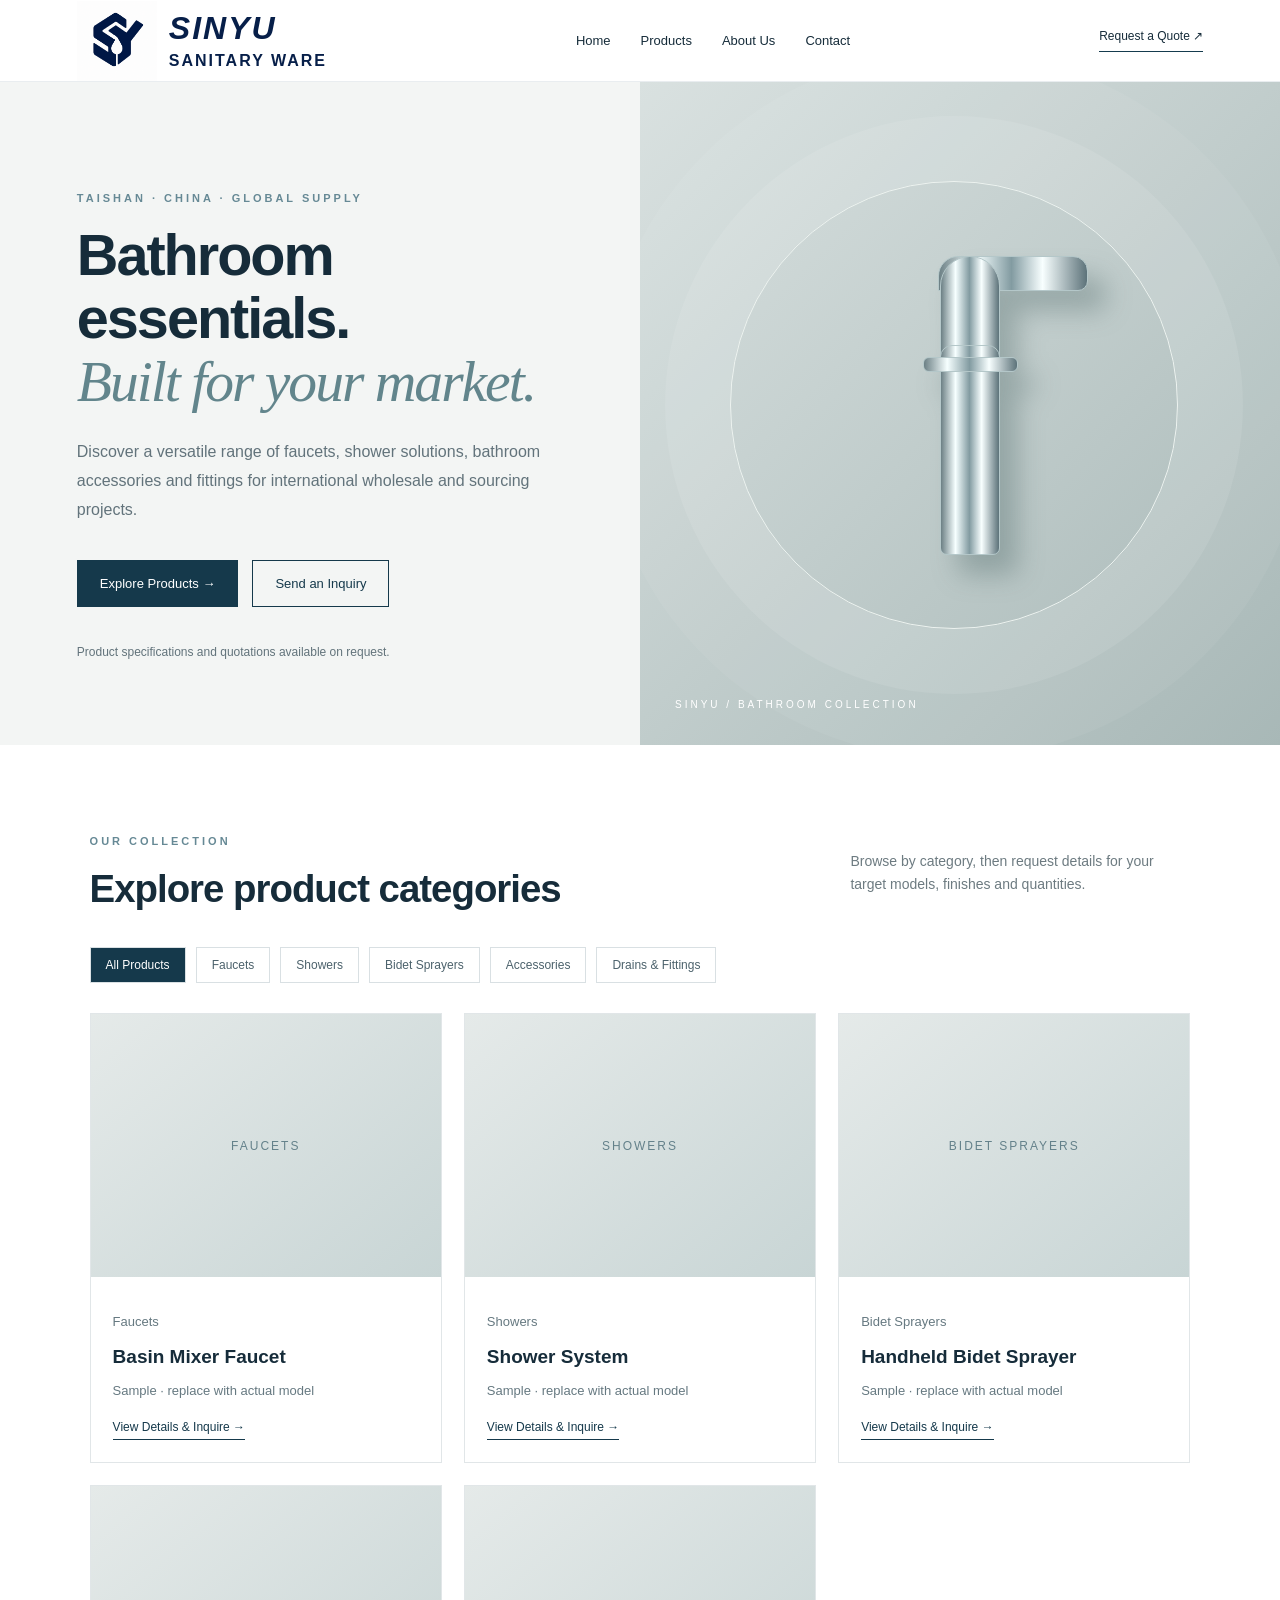
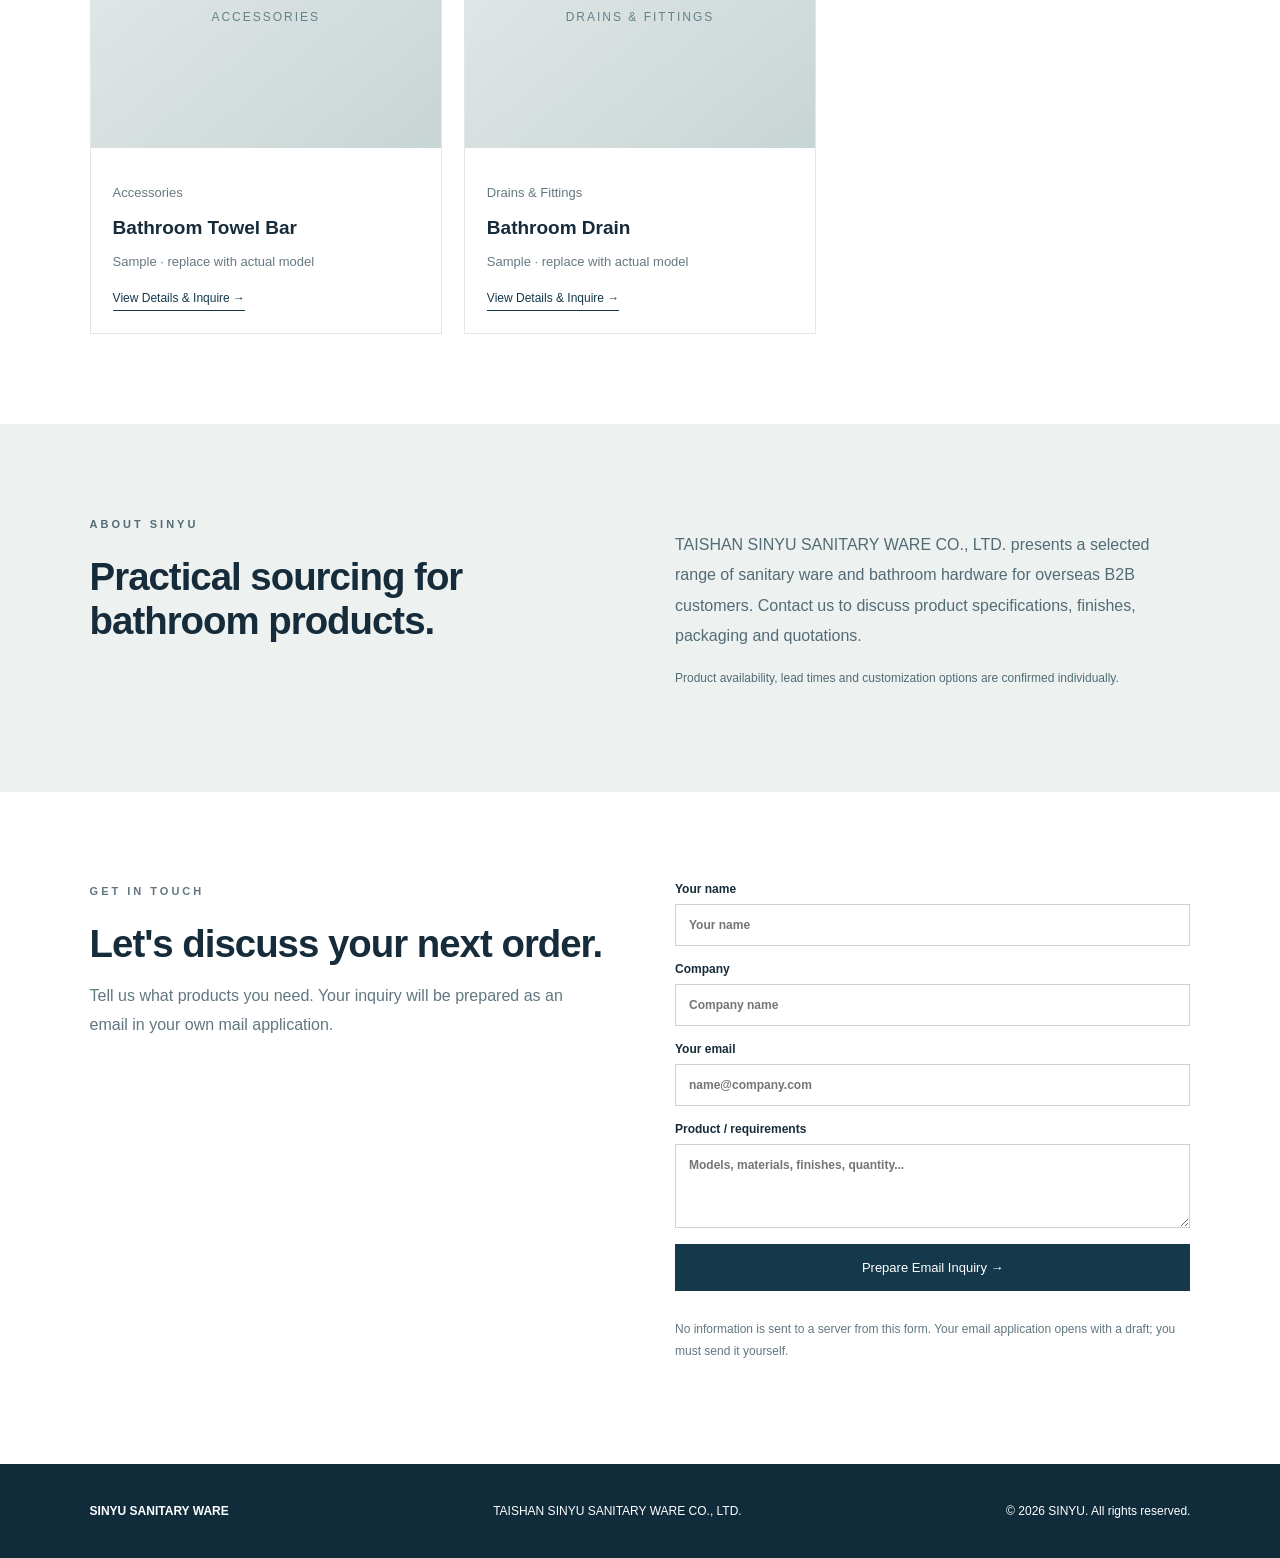
<file: index.html>
<!doctype html><html lang="en"><head><meta charset="utf-8"><meta name="viewport" content="width=device-width,initial-scale=1"><meta name="description" content="SINYU Sanitary Ware supplies faucets, showers, bidet sprayers, bathroom accessories and drains for international B2B buyers."><title>SINYU Sanitary Ware | Bathroom Products for Global Buyers</title><link rel="stylesheet" href="style.css"></head><body><header class="top"><a class="brand" href="#home"><img src="SY%20LOGO.png" alt="SINYU Logo" style="height:80px;width:auto;display:block;"><span style="display:flex;flex-direction:column;justify-content:center;line-height:1.15;"><strong style="font-size:32px;font-style:italic;letter-spacing:2px;color:#071F49;">SINYU</strong><small style="font-size:16px;letter-spacing:2px;color:#071F49;margin-top:5px;">SANITARY WARE</small></span></a><nav aria-label="Main navigation"><a href="#home">Home</a><a href="#products">Products</a><a href="#about">About Us</a><a href="#contact">Contact</a></nav><a class="nav-cta" href="#contact">Request a Quote ↗</a></header><main><section class="hero" id="home"><div class="hero-copy"><p class="eyebrow">TAISHAN · CHINA · GLOBAL SUPPLY</p><h1>Bathroom essentials.<br><em>Built for your market.</em></h1><p>Discover a versatile range of faucets, shower solutions, bathroom accessories and fittings for international wholesale and sourcing projects.</p><div class="actions"><a class="btn" href="#products">Explore Products →</a><a class="btn outline" href="#contact">Send an Inquiry</a></div><p class="hint">Product specifications and quotations available on request.</p></div><div class="hero-art"><div class="ring"></div><div class="fixture"><span class="spout"></span><span class="neck"></span><span class="body"></span><span class="handle"></span></div><span class="art-caption">SINYU / BATHROOM COLLECTION</span></div></section><section class="section" id="products"><div class="section-head"><div><p class="eyebrow">OUR COLLECTION</p><h2>Explore product categories</h2></div><p>Browse by category, then request details for your target models, finishes and quantities.</p></div><div class="filters" id="filters"><button class="active" data-category="All">All Products</button><button data-category="Faucets">Faucets</button><button data-category="Showers">Showers</button><button data-category="Bidet Sprayers">Bidet Sprayers</button><button data-category="Accessories">Accessories</button><button data-category="Drains & Fittings">Drains & Fittings</button></div><div class="products" id="product-grid" aria-live="polite"></div></section><section class="about section" id="about"><div><p class="eyebrow">ABOUT SINYU</p><h2>Practical sourcing for bathroom products.</h2></div><div><p>TAISHAN SINYU SANITARY WARE CO., LTD. presents a selected range of sanitary ware and bathroom hardware for overseas B2B customers. Contact us to discuss product specifications, finishes, packaging and quotations.</p><p class="note">Product availability, lead times and customization options are confirmed individually.</p></div></section><section class="contact section" id="contact"><div><p class="eyebrow">GET IN TOUCH</p><h2>Let's discuss your next order.</h2><p>Tell us what products you need. Your inquiry will be prepared as an email in your own mail application.</p></div><form id="inquiry-form"><label>Your name <input name="name" required maxlength="100" placeholder="Your name"></label><label>Company <input name="company" maxlength="120" placeholder="Company name"></label><label>Your email <input name="email" type="email" required placeholder="name@company.com"></label><label>Product / requirements <textarea name="message" required rows="4" placeholder="Models, materials, finishes, quantity..."></textarea></label><button class="btn" type="submit">Prepare Email Inquiry →</button><p class="note" id="form-note">No information is sent to a server from this form. Your email application opens with a draft; you must send it yourself.</p></form></section></main><footer><strong>SINYU SANITARY WARE</strong><span>TAISHAN SINYU SANITARY WARE CO., LTD.</span><span>© <span id="year"></span> SINYU. All rights reserved.</span></footer><dialog id="detail"><button class="close" id="close-detail" aria-label="Close">×</button><div id="detail-body"></div></dialog><script src="script.js" defer></script></body></html>
</file>
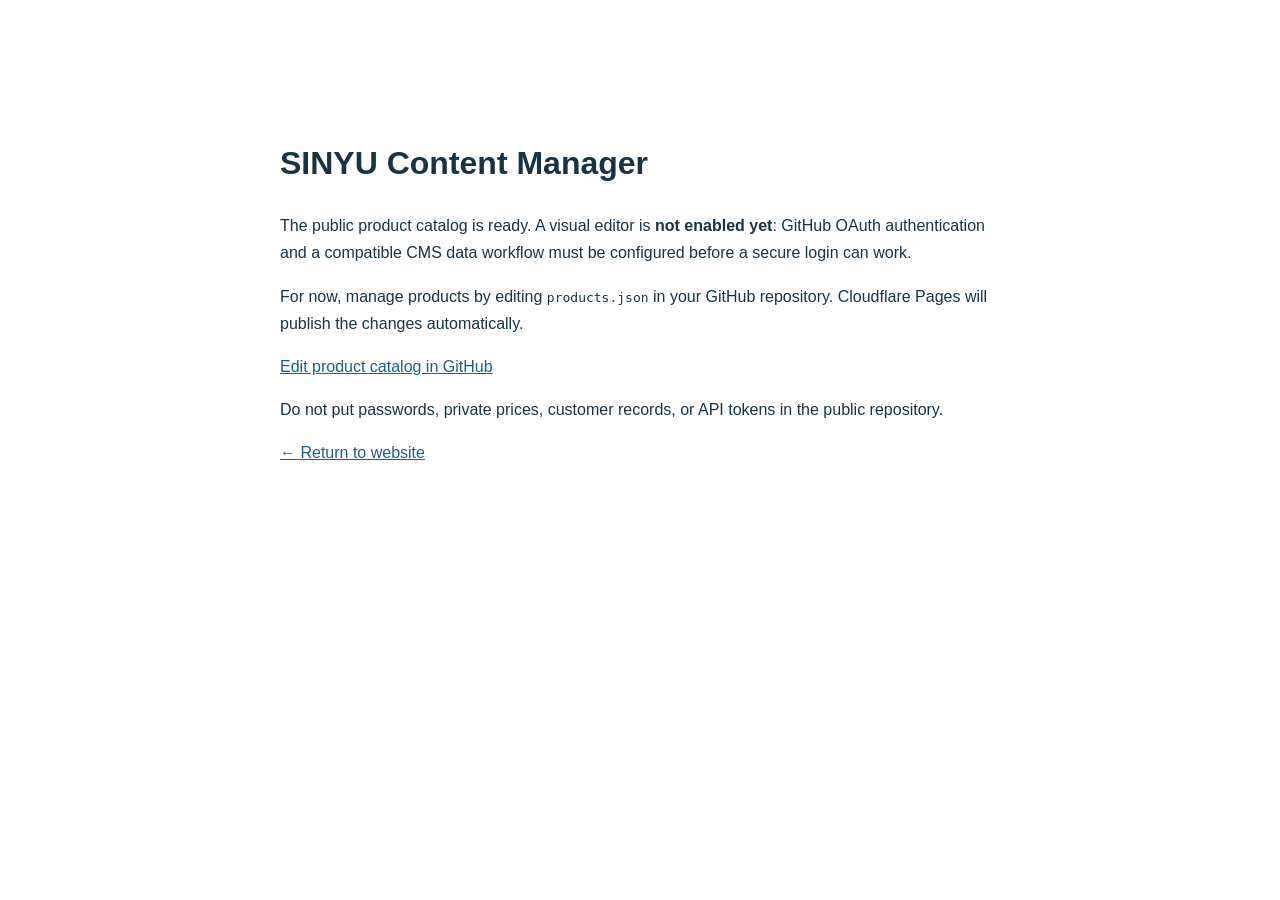
<file: admin/index.html>
<!doctype html><html lang="en"><head><meta charset="utf-8"><meta name="viewport" content="width=device-width,initial-scale=1"><title>SINYU Content Manager — Setup Required</title><style>body{font-family:Arial,sans-serif;max-width:720px;margin:10vh auto;padding:25px;line-height:1.7;color:#173447}a{color:#13618d}</style></head><body><h1>SINYU Content Manager</h1><p>The public product catalog is ready. A visual editor is <strong>not enabled yet</strong>: GitHub OAuth authentication and a compatible CMS data workflow must be configured before a secure login can work.</p><p>For now, manage products by editing <code>products.json</code> in your GitHub repository. Cloudflare Pages will publish the changes automatically.</p><p><a href="https://github.com/xybathware-bot/sinyu-bathware/edit/main/products.json">Edit product catalog in GitHub</a></p><p>Do not put passwords, private prices, customer records, or API tokens in the public repository.</p><a href="/">← Return to website</a></body></html>
</file>
<file: style.css>
:root{font-family:Inter,Arial,sans-serif;color:#162c3a;background:#fff}*{box-sizing:border-box}html{scroll-behavior:smooth}body{margin:0}a{color:inherit;text-decoration:none}button,input,textarea{font:inherit}.top{height:82px;display:flex;align-items:center;gap:40px;justify-content:space-between;padding:0 6%;border-bottom:1px solid #e9edf0;background:#fff;position:sticky;top:0;z-index:5}.brand{display:flex;align-items:center;gap:12px;font-weight:800;letter-spacing:2px;font-size:22px}.brand small{display:block;font-size:9px;letter-spacing:3px;font-weight:600}.mark{border:2px solid #1b4a61;border-radius:50% 50% 48% 10%;transform:rotate(-25deg);height:43px;width:43px;display:grid;place-items:center;font-size:15px;letter-spacing:0}.mark::first-letter{transform:rotate(25deg)}nav{display:flex;gap:30px;font-size:13px}nav a:hover{color:#378a98}.nav-cta{font-size:12px;border-bottom:1px solid #153b4e;padding-bottom:8px}.hero{min-height:610px;display:grid;grid-template-columns:1fr 1fr;background:#f3f5f4}.hero-copy{padding:110px 7% 70px 12%;align-self:center}.eyebrow{font-size:11px;letter-spacing:3px;font-weight:700;color:#668995;margin:0 0 20px}h1{font-size:clamp(40px,4.5vw,70px);line-height:1.09;letter-spacing:-2px;margin:0 0 25px;font-weight:600}h1 em{font-family:Georgia,serif;font-weight:400;color:#62858c}.hero-copy>p:not(.eyebrow){max-width:500px;line-height:1.8;color:#62737b}.actions{display:flex;gap:14px;margin:35px 0}.btn{background:#15394b;color:white;padding:15px 22px;display:inline-block;border:1px solid #15394b;cursor:pointer;font-size:13px}.btn.outline{background:transparent;color:#15394b}.hint,.note{font-size:12px;color:#7b8b91;line-height:1.7}.hero-art{position:relative;overflow:hidden;background:linear-gradient(135deg,#d9e1e0,#a8b8b7);min-height:480px}.ring{position:absolute;width:70%;aspect-ratio:1;border:1px solid #edf3f0;border-radius:50%;top:15%;left:14%;box-shadow:0 0 0 65px #ffffff16,0 0 0 130px #ffffff0c}.fixture{position:absolute;left:39%;top:24%;width:180px;height:330px;filter:drop-shadow(18px 20px 13px #425e5d55)}.fixture span{position:absolute;background:linear-gradient(90deg,#6c8085,#f6ffff 25%,#829ba1 49%,#f8ffff 70%,#5d737a);border:1px solid #b4c7c9}.body{width:60px;height:210px;top:104px;left:50px;border-radius:12px 12px 7px 7px}.neck{width:60px;height:150px;left:50px;top:15px;border-radius:35px 35px 0 0}.spout{height:35px;width:150px;top:15px;left:48px;border-radius:20px 15px 10px 0}.handle{width:95px;height:15px;top:116px;left:33px;border-radius:6px}.art-caption{position:absolute;bottom:35px;left:35px;color:#fff;font-size:10px;letter-spacing:3px}.section{padding:90px 7%}.section-head{display:flex;justify-content:space-between;align-items:end;gap:50px;margin-bottom:36px}.section-head p:last-child{max-width:340px;color:#6d7b81;font-size:14px;line-height:1.7}h2{font-size:clamp(28px,3vw,43px);font-weight:600;letter-spacing:-1px;margin:0}.filters{display:flex;gap:10px;flex-wrap:wrap;margin-bottom:30px}.filters button{background:white;border:1px solid #d9e0e3;padding:10px 15px;color:#4c626c;cursor:pointer;font-size:12px}.filters button.active,.filters button:hover{background:#15394b;color:white}.products{display:grid;grid-template-columns:repeat(3,minmax(0,1fr));gap:22px}.product-card{border:1px solid #e1e6e8;overflow:hidden}.product-image{aspect-ratio:4/3;background:linear-gradient(140deg,#e5eae9,#c8d5d5);display:flex;align-items:center;justify-content:center;overflow:hidden}.product-image img{width:100%;height:100%;object-fit:cover}.placeholder{font-size:12px;letter-spacing:2px;color:#64818a;text-transform:uppercase}.product-info{padding:22px}.product-info h3{margin:6px 0 12px;font-size:19px}.product-info p{font-size:13px;color:#667981;line-height:1.6}.product-info button{background:none;border:0;border-bottom:1px solid #15394b;padding:5px 0;color:#15394b;cursor:pointer;font-size:12px}.about{background:#edf2f1;display:grid;grid-template-columns:1fr 1fr;gap:70px}.about p{line-height:1.9;color:#526b75}.contact{display:grid;grid-template-columns:1fr 1fr;gap:70px}.contact p{line-height:1.8;color:#617780}form{display:grid;gap:16px}label{font-size:12px;font-weight:700;display:grid;gap:8px}input,textarea{width:100%;padding:13px;border:1px solid #cbd5d8;background:#fff;border-radius:0}footer{background:#102c3b;color:#fff;padding:40px 7%;display:flex;justify-content:space-between;gap:20px;flex-wrap:wrap;font-size:12px}dialog{width:min(680px,94vw);border:0;padding:35px;box-shadow:0 15px 60px #0003}dialog::backdrop{background:#001b28aa}.close{float:right;border:0;background:transparent;font-size:28px;cursor:pointer}.detail-list{line-height:2;color:#526b75}@media(max-width:850px){.top{height:auto;padding:18px 5%;flex-wrap:wrap;gap:15px}nav{order:3;width:100%;justify-content:space-between;gap:8px}.nav-cta{display:none}.hero{grid-template-columns:1fr}.hero-copy{padding:75px 7%}.hero-art{min-height:330px}.fixture{transform:scale(.75);top:6%;left:36%}.section{padding:60px 6%}.section-head,.about,.contact{display:block}.products{grid-template-columns:repeat(2,minmax(0,1fr))}.contact form{margin-top:30px}}@media(max-width:520px){.products{grid-template-columns:1fr}.brand{font-size:18px}.section-head p:last-child{margin-top:18px}.actions{flex-wrap:wrap}footer{display:grid}}
</file>
